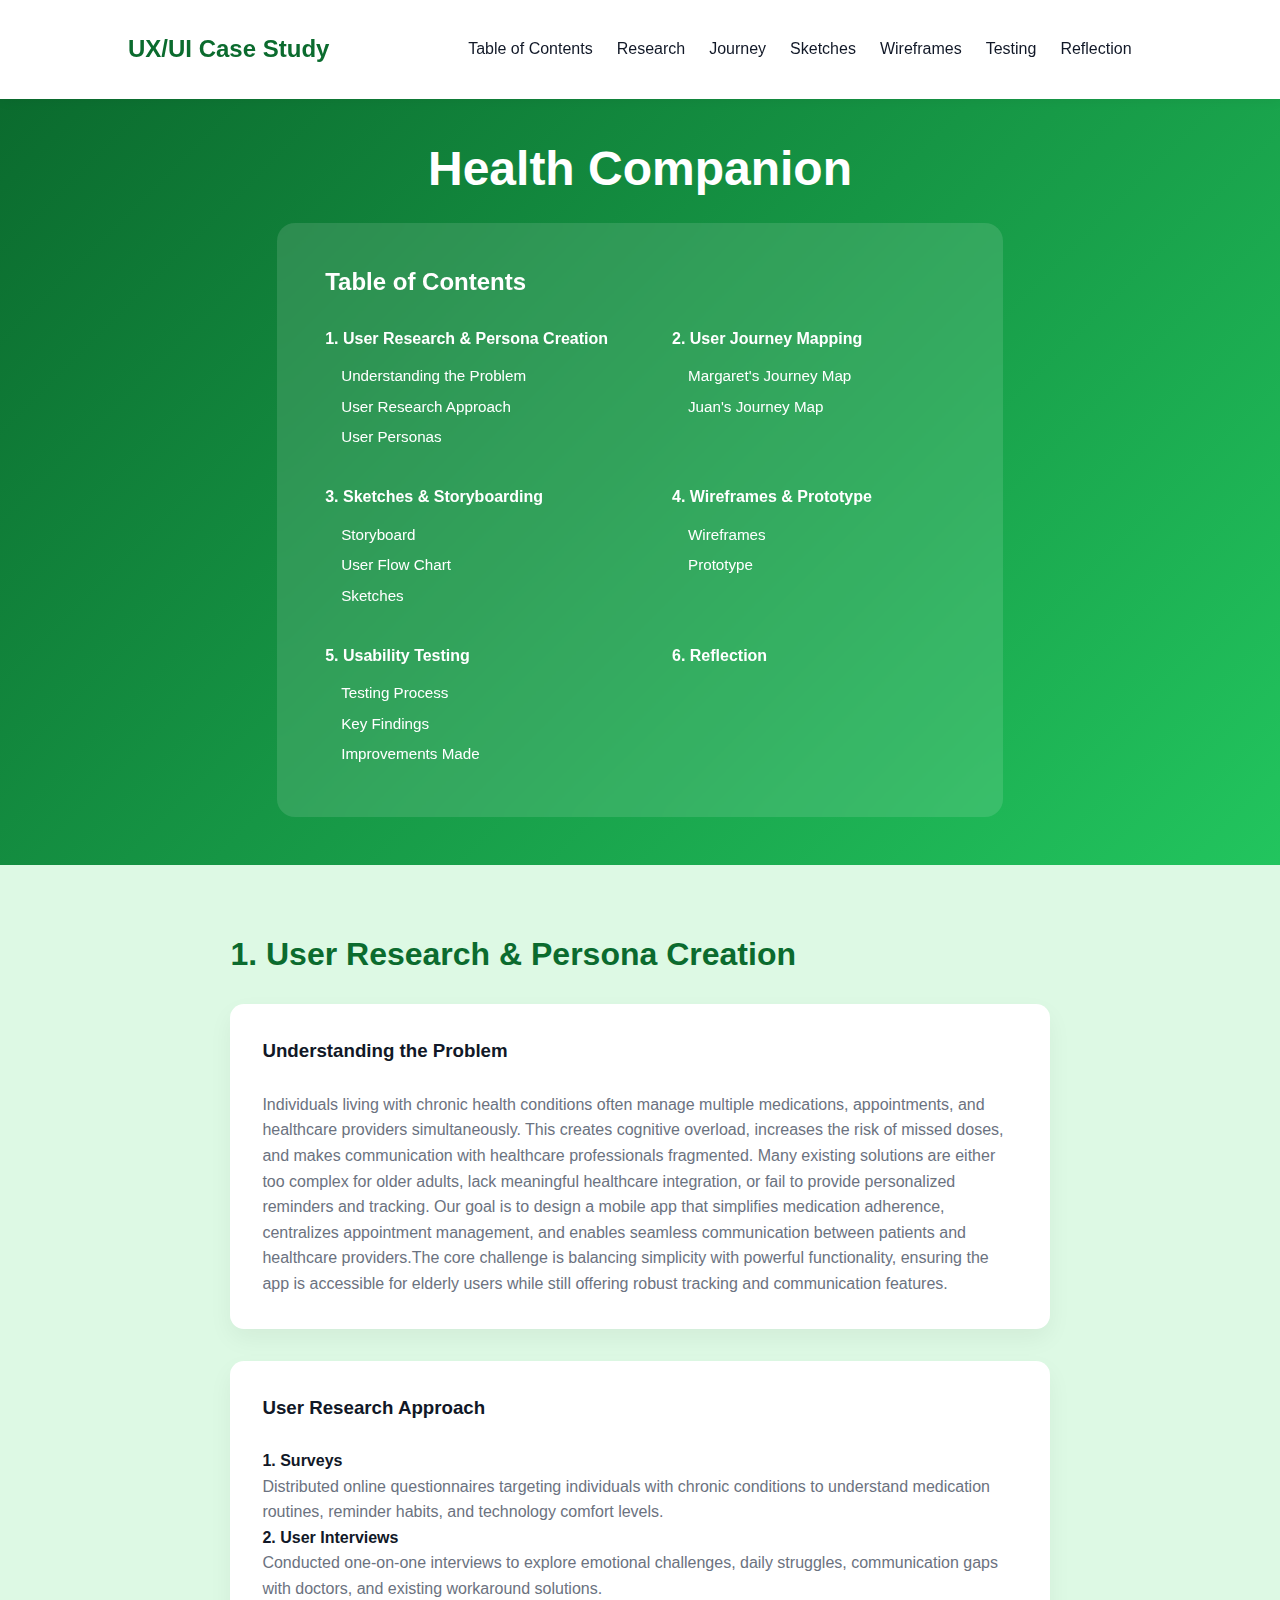
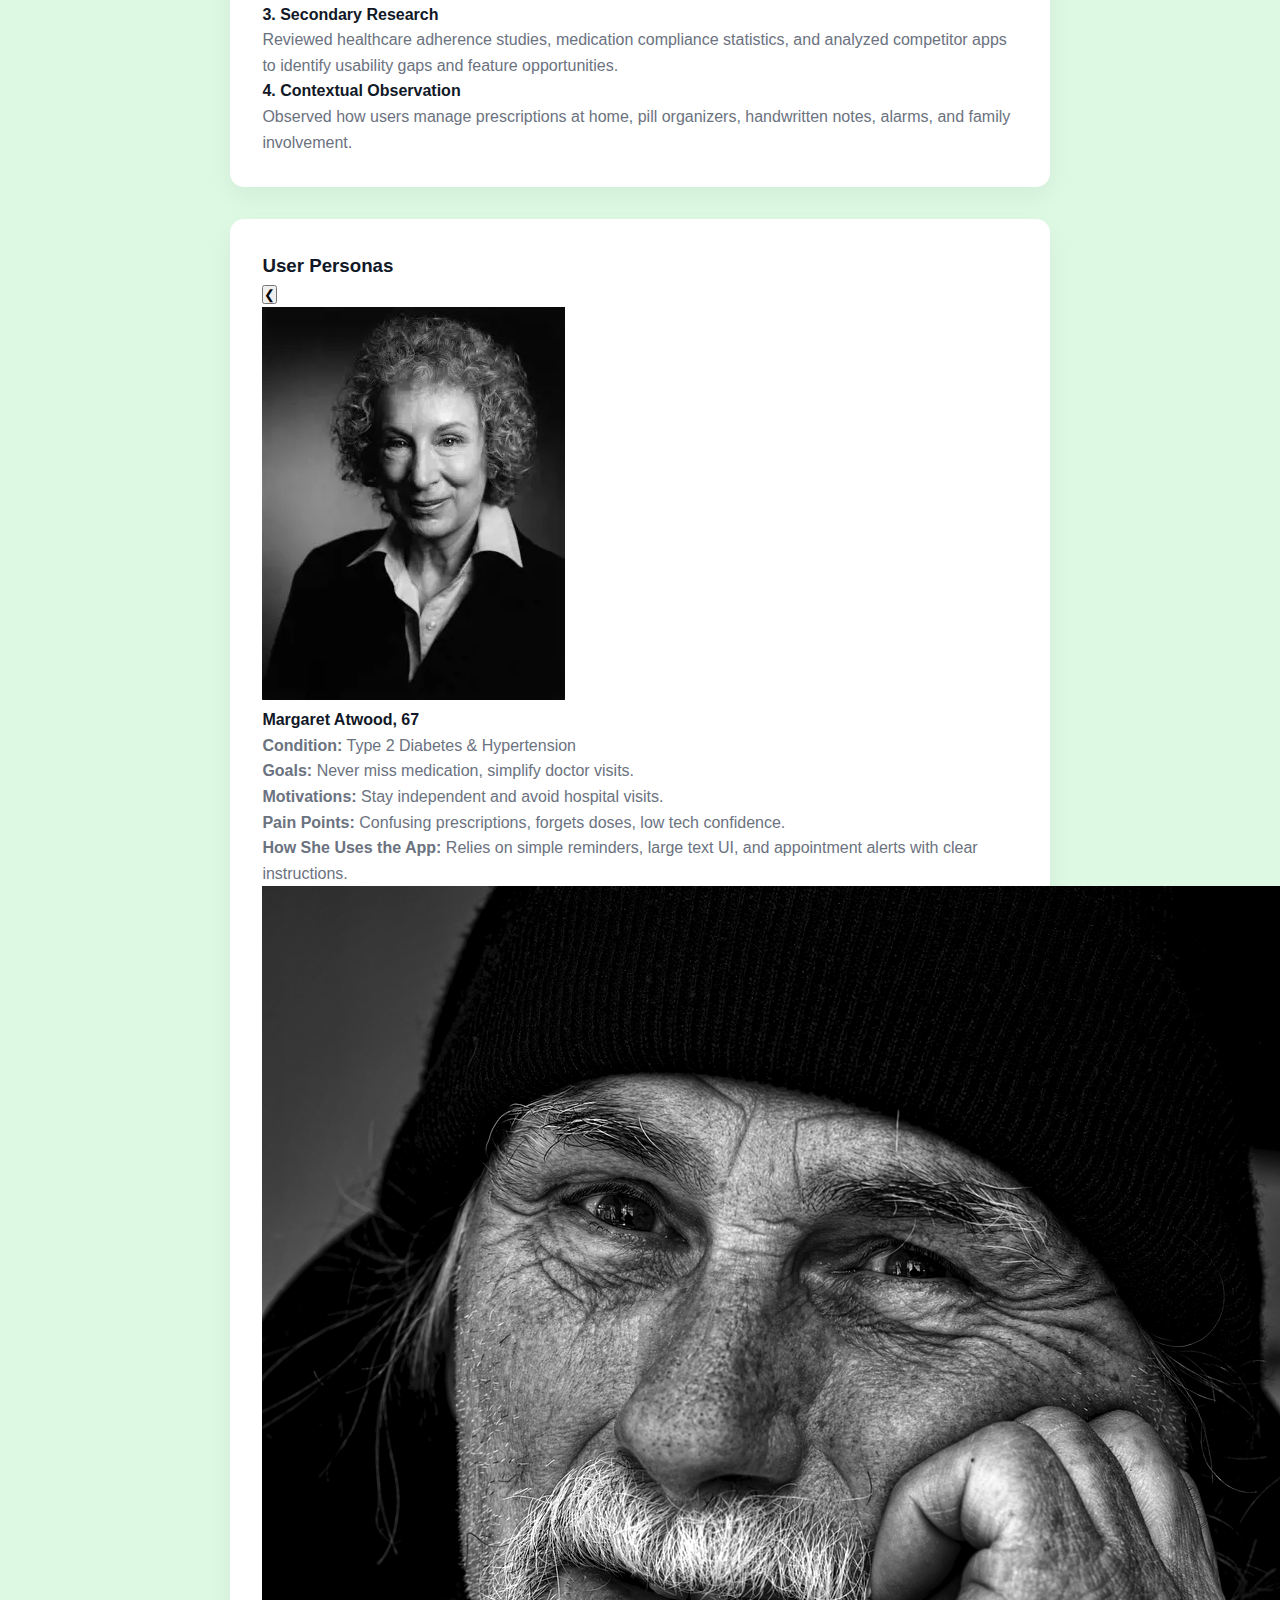
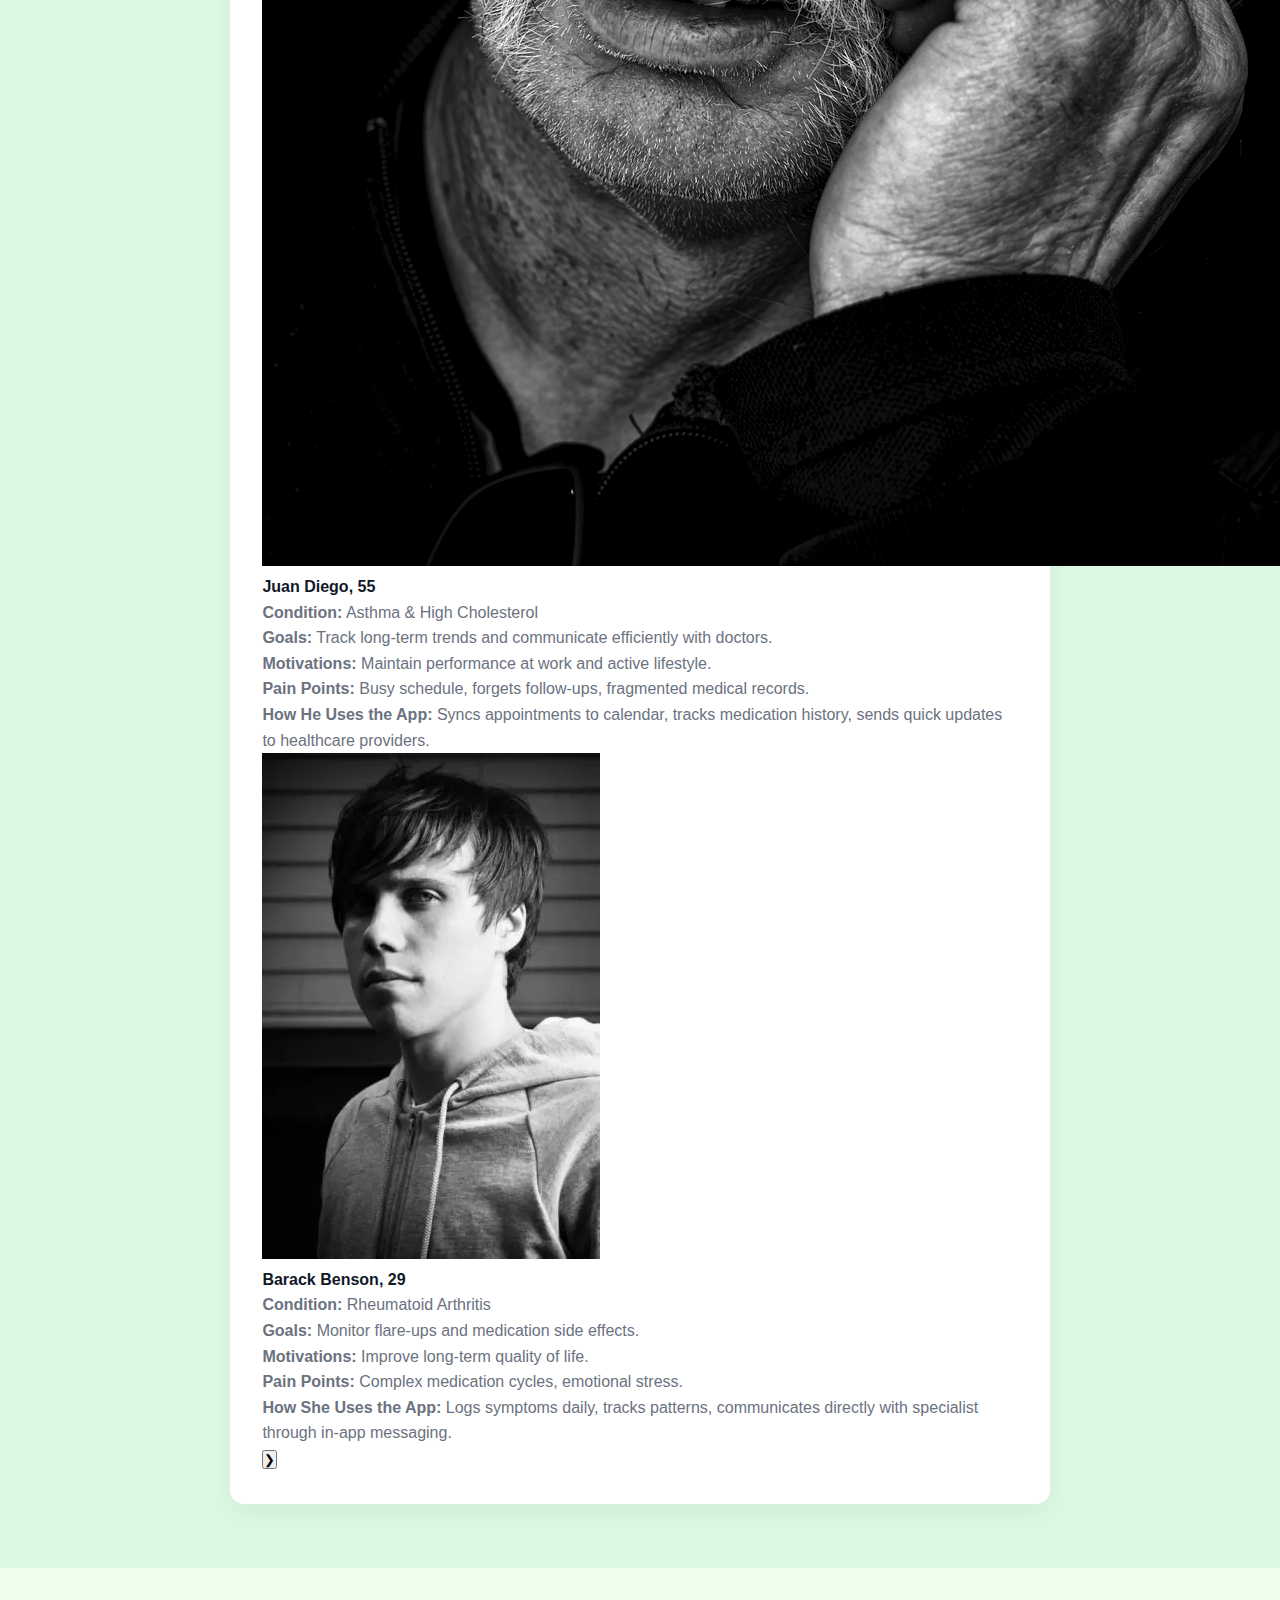
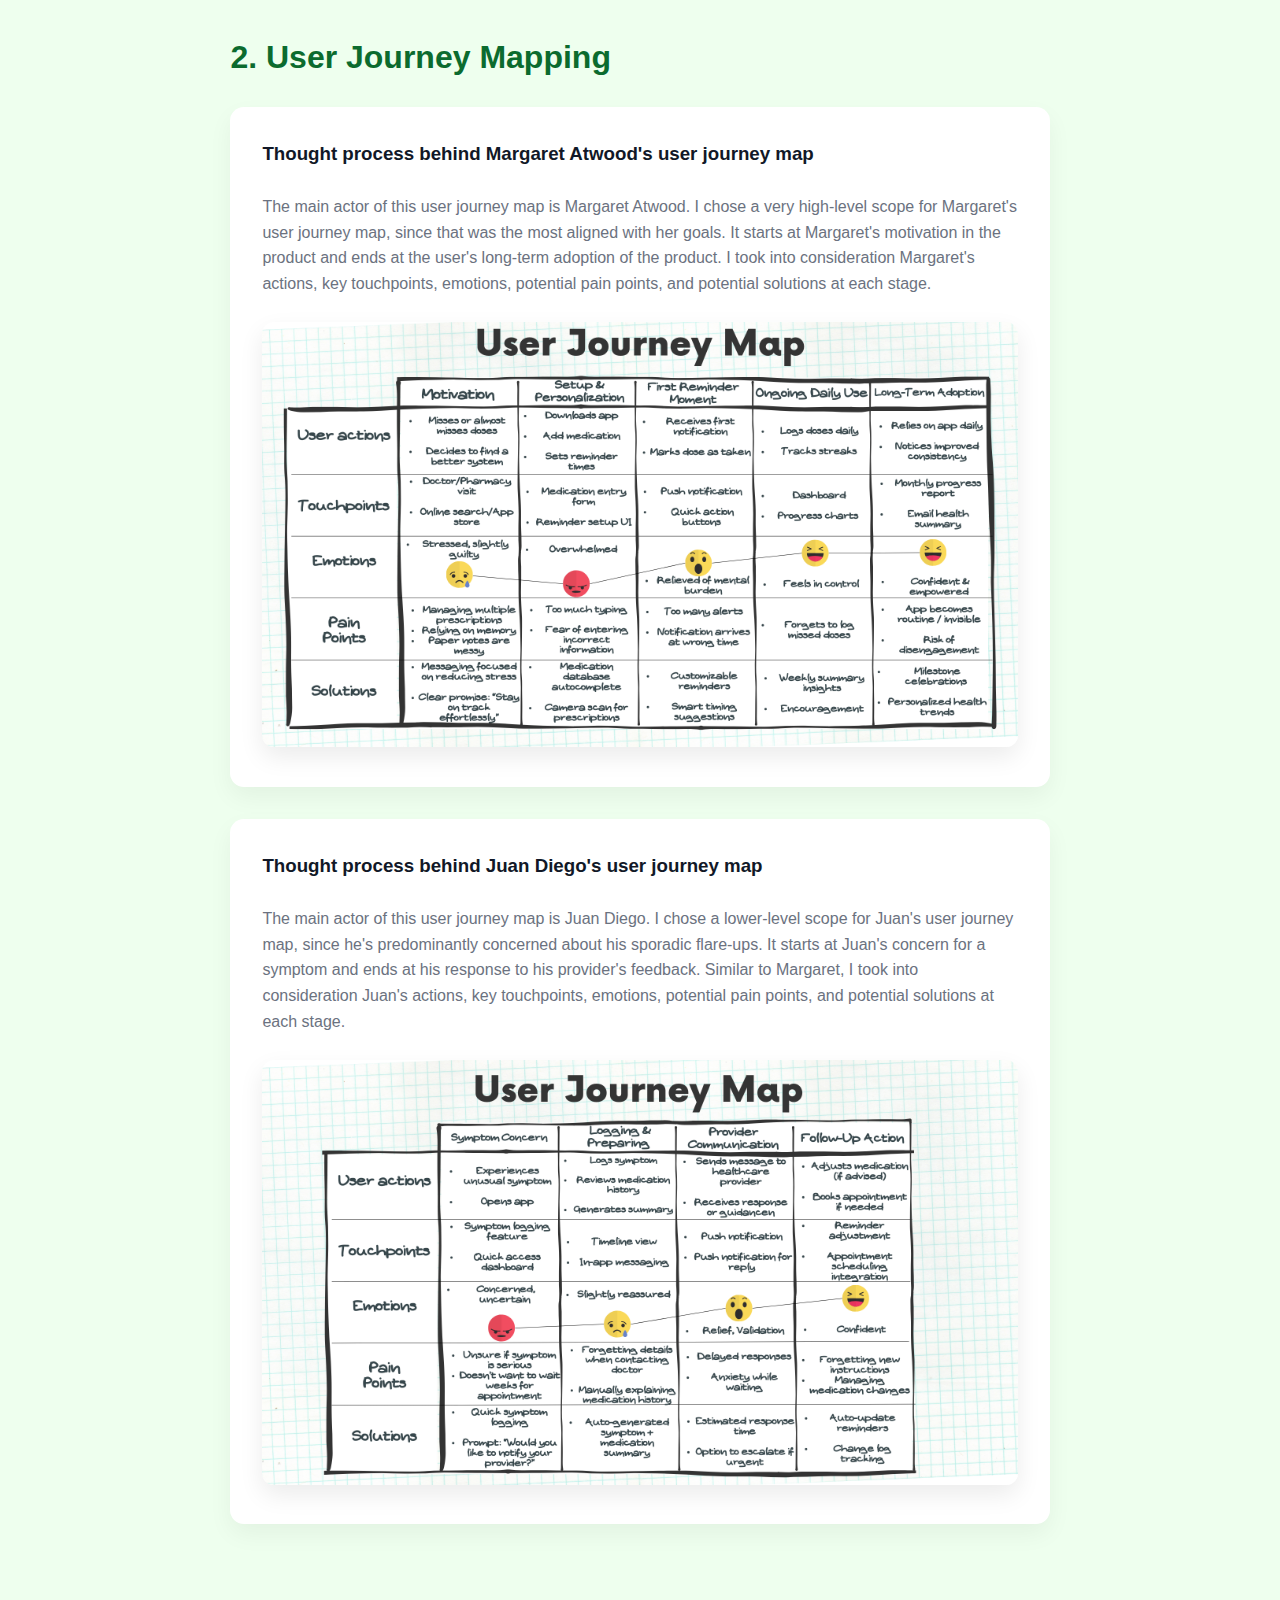
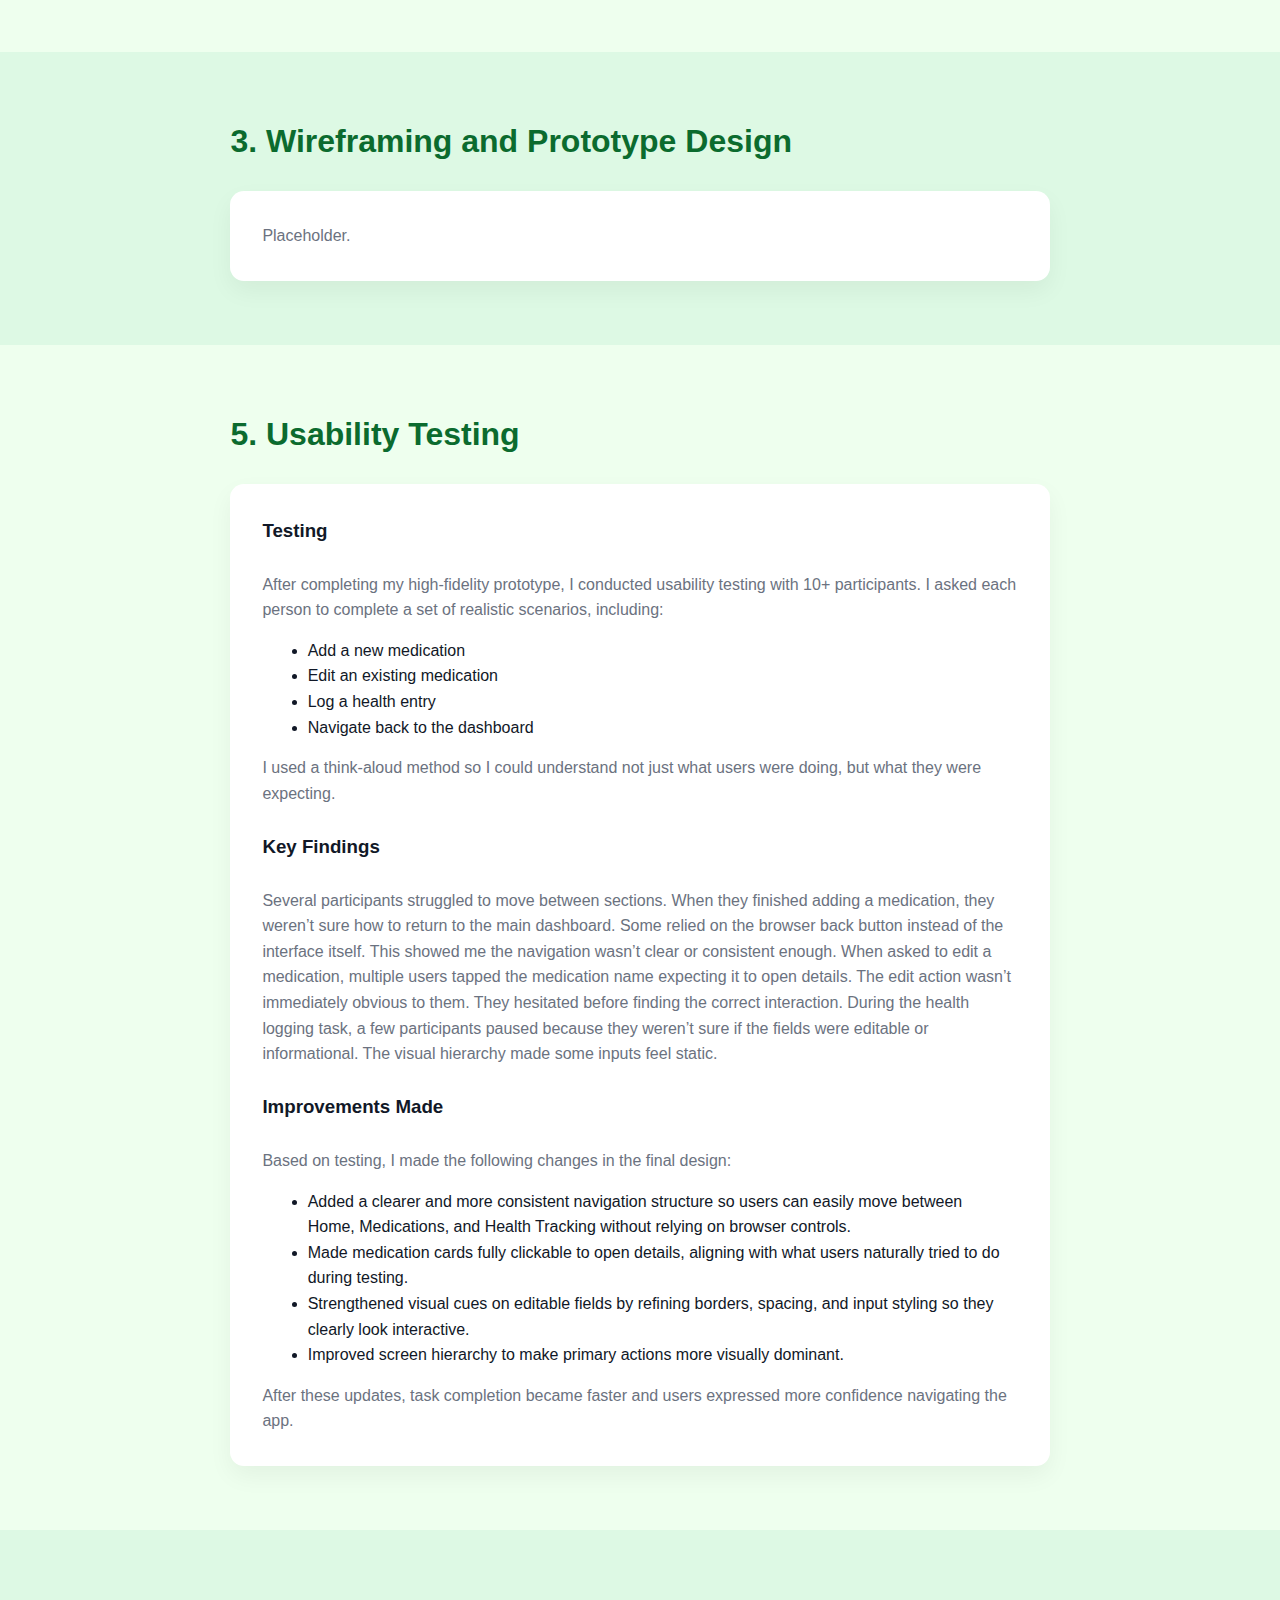
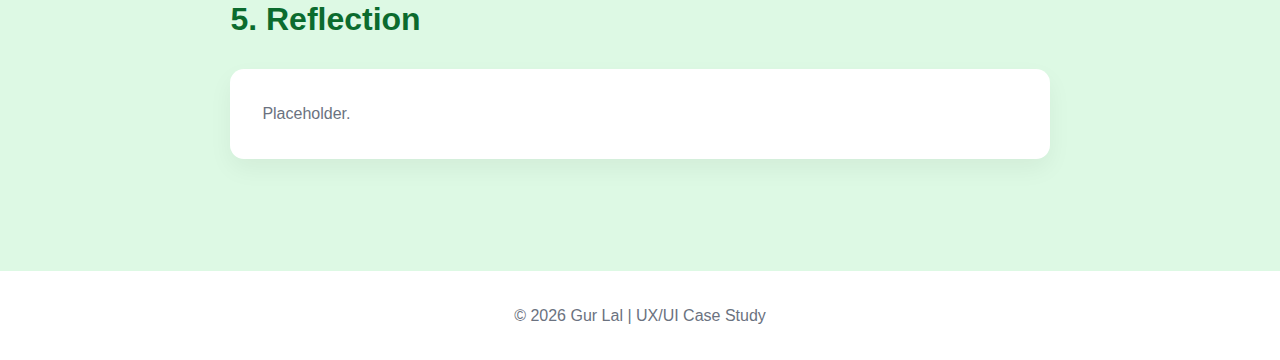
<file: index.html>
<!DOCTYPE html>
<html lang="en">
    <head>
        <meta charset="UTF-8">
        <title>UX/UI Case Study</title>
        <meta name="viewport" content="width=device-width, initial-scale=1.0">
        <link rel="stylesheet" href="styles.css">
    </head>

    <body>
        <nav>
            <h2>UX/UI Case Study</h2>
            <ul>
            <li><a href="#top">Table of Contents</a></li>
            <li><a href="#research">Research</a></li>
            <li><a href="#journey">Journey</a></li>
            <li><a href="#sketches">Sketches</a></li>
            <li><a href="#wireframe">Wireframes</a></li>
            <li><a href="#testing">Testing</a></li>
            <li><a href="#reflection">Reflection</a></li>
            </ul>
        </nav>

        <section class="hero" id="top">
            <div>
            <h1>Health Companion</h1>
            <div class="toc">
                <h3>Table of Contents</h3>
                <div class="toc-grid">
                    <div class="toc-group">
                    <a href="#research" class="toc-main">1. User Research & Persona Creation</a>
                    <ul>
                        <li><a href="#understanding-problem">Understanding the Problem</a></li>
                        <li><a href="#research-approach">User Research Approach</a></li>
                        <li><a href="#personas">User Personas</a></li>
                    </ul>
                    </div>

                    <div class="toc-group">
                    <a href="#journey" class="toc-main">2. User Journey Mapping</a>
                    <ul>
                        <li><a href="#margaret-journey">Margaret's Journey Map</a></li>
                        <li><a href="#juan-journey">Juan's Journey Map</a></li>
                    </ul>
                    </div>

                    <div class="toc-group">
                    <a href="#sketches" class="toc-main">3. Sketches & Storyboarding</a>
                    <ul>
                        <li><a href="#storyboard">Storyboard</a></li>
                        <li><a href="#user-flow">User Flow Chart</a></li>
                        <li><a href="#sketch-images">Sketches</a></li>
                    </ul>
                    </div>

                    <div class="toc-group">
                    <a href="#wireframe" class="toc-main">4. Wireframes & Prototype</a>
                    <ul>
                        <li><a href="#wireframes">Wireframes</a></li>
                        <li><a href="#prototype">Prototype</a></li>
                    </ul>
                    </div>

                    <div class="toc-group">
                    <a href="#testing" class="toc-main">5. Usability Testing</a>
                    <ul>
                        <li><a href="#testing-process">Testing Process</a></li>
                        <li><a href="#key-findings">Key Findings</a></li>
                        <li><a href="#improvements">Improvements Made</a></li>
                    </ul>
                    </div>

                    <div class="toc-group">
                    <a href="#reflection" class="toc-main">6. Reflection</a>
                    </div>

                </div>
            </div>
        </section>

        <section id="research" class="section">
            <div id="research-content"></div>
        </section>

        <section id="journey" class="section alt">
            <div id="journey-content"></div>
        </section>

        <section id="sketches" class="section alt">
            <div id="sketches-content"></div>
        </section>

        <section id="wireframe" class="section">
            <div id="wireframe-content"></div>
        </section>

        <section id="testing" class="section alt">
            <div id="testing-content"></div>
        </section>

        <section id="reflection" class="section">
            <div id="reflection-content"></div>
        </section>

        <footer>
            © 2026 Gur Lal | UX/UI Case Study
        </footer>
        <script src="js/research.js"></script>
        <script src="js/journey.js"></script>
        <script src="js/sketches.js"></script>
        <script src="js/wireframe.js"></script>
        <script src="js/testing.js"></script>
        <script src="js/reflection.js"></script>
        <script src="script.js"></script>
    </body>
</html>
</file>
<file: styles.css>
:root {
  --primary: #0b6b2e;
  --secondary: #22c55e;
  --background: #ddf9e4;
  --dark: #111827;
  --gray: #6b7280;
  --white: #ffffff;
}

/* Reset */
* {
  margin: 0;
  padding: 0;
  box-sizing: border-box;
  font-family: 'Segoe UI', sans-serif;
  scroll-behavior: smooth;
}

body {
  background: var(--background);
  color: var(--dark);
  line-height: 1.6;
}

/* Navigation */
nav {
  position: sticky;
  top: 0;
  background: var(--white);
  padding: 1rem 10%;
  display: flex;
  justify-content: space-between;
  align-items: center;
  box-shadow: 0 2px 12px rgba(0,0,0,0.05);
  z-index: 1000;
}

nav h2 {
  color: var(--primary);
}

nav ul {
  list-style: none;
  display: flex;
  gap: 1.5rem;
}

nav a {
  text-decoration: none;
  color: var(--dark);
  font-weight: 500;
  transition: 0.3s ease;
}

nav a:hover {
  color: var(--primary);
}

/* Hero */
.hero {
  min-height: 60vh;
  background: linear-gradient(135deg, var(--primary), var(--secondary));
  color: white;
  display: flex;
  justify-content: center;
  align-items: center;
  padding: 2rem 5% 3rem 5%;
}

.hero h1 {
  text-align: center;
  font-size: 3rem;
  margin-bottom: 1rem;
}

.hero p {
  max-width: 600px;
  font-size: 1.1rem;
}

/* Sections */
.section {
  scroll-margin-top: 100px;
  padding: 2rem 10%;
}

.section.alt {
  background: #eeffee;
}

.section h2 {
  margin-bottom: 1.5rem;
  font-size: 2rem;
  color: var(--primary);
}

.card {
  background: var(--white);
  padding: 2rem;
  border-radius: 14px;
  margin-bottom: 2rem;
  box-shadow: 0 10px 25px rgba(0,0,0,0.05);
  transition: all 0.3s ease;
}

.card:hover {
  transform: translateY(-6px);
  box-shadow: 0 14px 30px rgba(0,0,0,0.08);
}

.card p {
  color: var(--gray);
}

.card:last-child {
  margin-bottom: 0;
}

.card--img{
  text-align: center;
}

.card--removeMB{
  margin-bottom: 0;
}

.responsive-img {
  max-width: 100%;
  height: auto;
  border-radius: 12px;
  box-shadow: 0 10px 25px rgba(0, 0, 0, 0.08);
  transition: transform 0.3s ease;
}

.responsive-img:hover {
  transform: scale(1.02);
}

ul { 
  margin-left: 4%; 
  padding: 2%;
}

h3 {
  scroll-margin-top: 180px;
}

/* Footer */
footer {
  text-align: center;
  padding: 2rem;
  background: var(--white);
  color: var(--gray);
  margin-top: 3rem;
}

/* Responsive */
@media(max-width: 768px) {
  nav {
    flex-direction: column;
    gap: 1rem;
  }

  nav ul {
    flex-wrap: wrap;
    justify-content: center;
  }

  .hero h1 {
    font-size: 2.2rem;
  }

  .section {
    padding: 3rem 7%;
  }
}

/* Table of Contents */
.toc {
  max-width: 1100px;
  margin: 0 auto;
  padding: 2.5rem 3rem;
  background: rgba(255, 255, 255, 0.12);
  backdrop-filter: blur(8px);
  border-radius: 18px;
  text-align: left;
}

.toc h3 {
  margin-bottom: 1.5rem;
  font-size: 1.5rem;
  font-weight: 600;
}

.toc-grid {
  display: grid;
  grid-template-columns: repeat(2, 1fr);
  column-gap: 4rem;
  row-gap: 1.5rem;
}

.toc-group {
  margin: 0;
  padding: 0;
}

.toc a {
  color: white;
  text-decoration: none;
  display: inline-block;
  transition: transform 0.2s ease, opacity 0.2s ease;
}

.toc-main {
  font-weight: 600;
  font-size: 1rem;
  margin-bottom: 0.4rem;
}

.toc-group ul {
  list-style: none;
  margin: 0;
  padding-left: 1rem; 
}

.toc-group ul li {
  margin-bottom: 0.3rem;
}

.toc-group ul li a {
  font-size: 0.95rem;
  font-weight: 400;
}

.toc a:hover {
  transform: translateX(6px);
  opacity: 0.85;
}

@media (max-width: 900px) {
  .toc-grid {
    grid-template-columns: 1fr;
  }
}

/* Print */
@media print {

  body {
    background: white !important;
  }

  .hero {
    background: white !important;
    color: black !important;
  }

  .toc {
    background: none !important;
    backdrop-filter: none !important;
    color: black !important;
  }

  .toc a {
    color: black !important;
  }

  nav,
  footer {
    display: none !important;
  }

}
</file>
